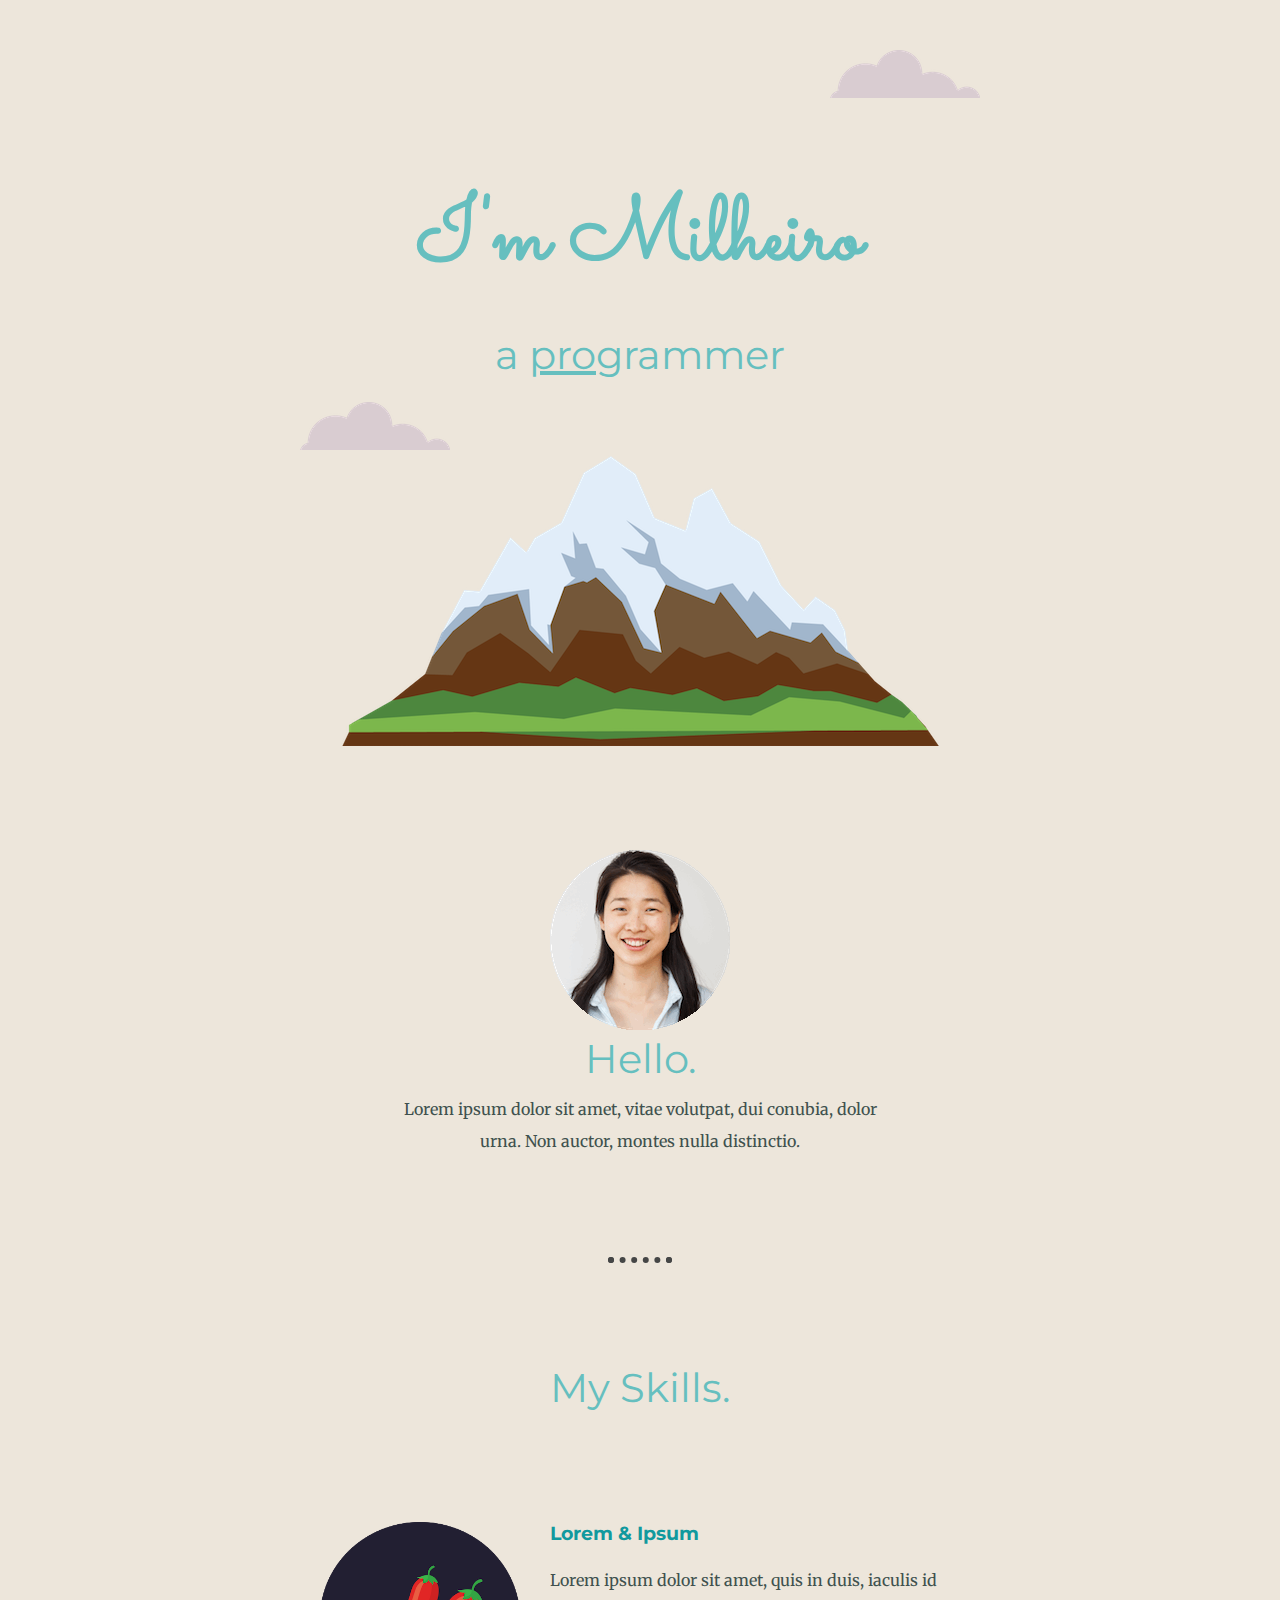
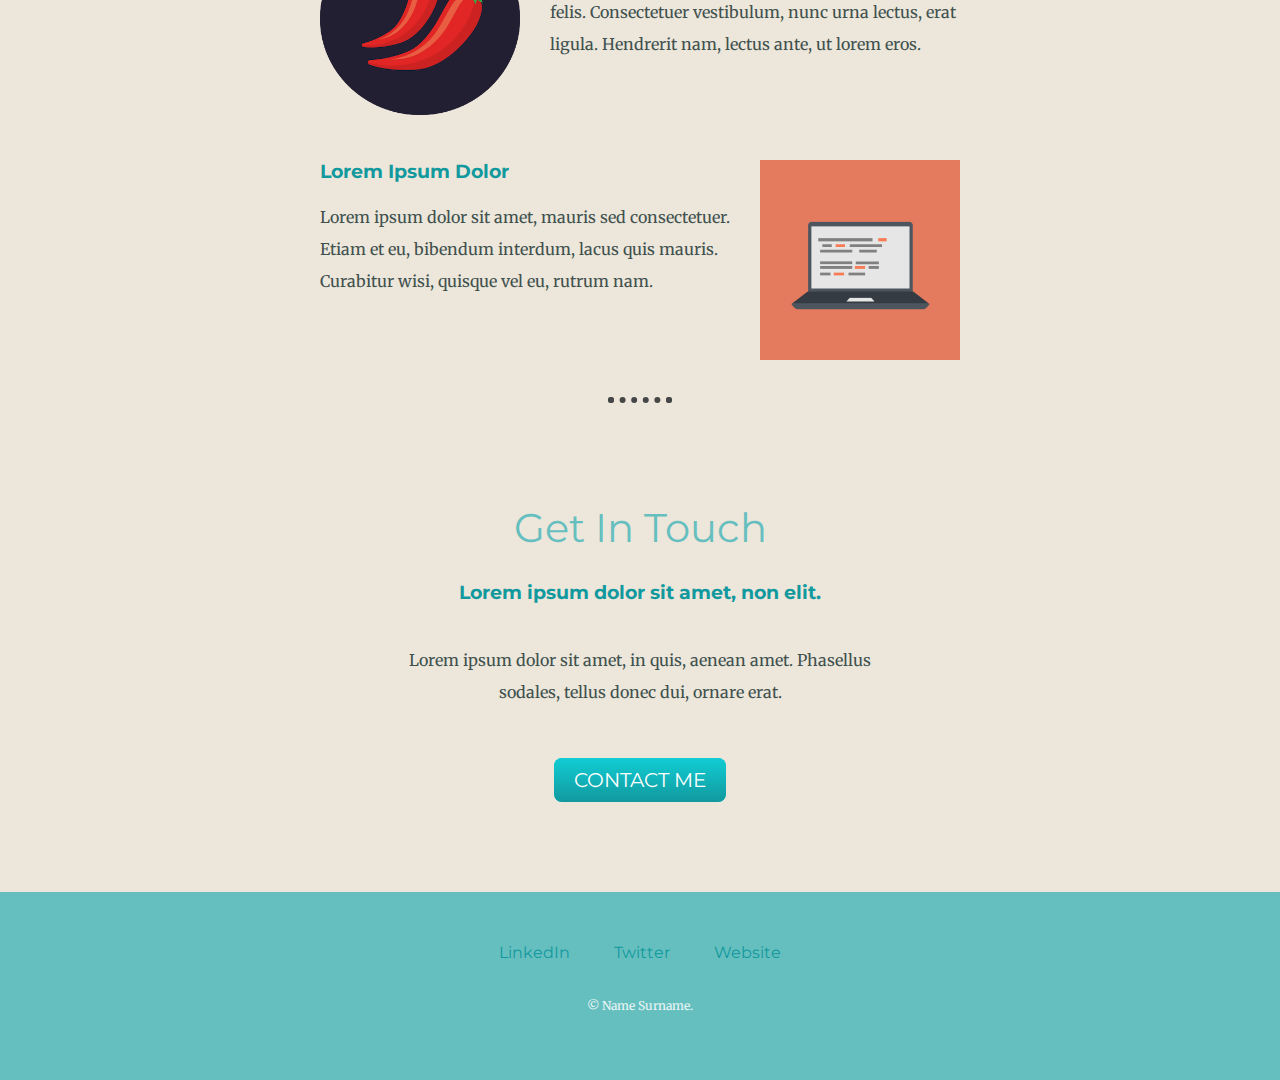
<file: html_mysite/index.html>
<!DOCTYPE html>
<html>
    <head>
        <meta charset="utf-8">
        <title>My Site</title>
        <link rel="icon" href="images/favicon.ico">
        <link rel="stylesheet" href="css/style.css">

        <link rel="preconnect" href="https://fonts.googleapis.com">
        <link rel="preconnect" href="https://fonts.gstatic.com" crossorigin>
        <link href="https://fonts.googleapis.com/css2?family=Merriweather&family=Montserrat&family=Sacramento&display=swap" rel="stylesheet"> 
    </head>
    <body>

        <div class="top-div"> 
            <img class="top_cloud" src="images/cloud.png" alt="cloud-img">
            <h1>I'm Milheiro</h1>
            <h2>a <span class="prospan">pro</span>grammer</h2>

            <img class="btn_cloud"src="images/cloud.png" alt="cloud-img">
            <img src="images/mountain.png" alt="mountain-img">
        </div>

        <div class="mid-div">
            <div class="profile">
              <img src="images/angela.png" alt="">
              <h2>Hello.</h2>
              <p class="intro">Lorem ipsum dolor sit amet, vitae volutpat, dui conubia, dolor urna. Non auctor, montes nulla distinctio.</p>
            </div>
            <hr>
            <div class="skills">
              <h2>My Skills.</h2>
              <div class="skill-row">
                <img class="chilli_img" src="images/chillies.png" alt="">
                <h3>Lorem & Ipsum</h3>
                <p class="code_skill_desc">Lorem ipsum dolor sit amet, quis in duis, iaculis id felis. Consectetuer vestibulum, nunc urna lectus, erat ligula. Hendrerit nam, lectus ante, ut lorem eros.</p>
              </div>
              <div class="skill-row">
                <img class="pc_img" src="images/computer.png" alt="">
                <h3>Lorem Ipsum Dolor</h3>
                <p class="chilli_skill_desc">Lorem ipsum dolor sit amet, mauris sed consectetuer. Etiam et eu, bibendum interdum, lacus quis mauris. Curabitur wisi, quisque vel eu, rutrum nam.</p>
              </div>
            </div>
            <hr>
            <div class="contact-me">
              <h2>Get In Touch</h2>
              <h3>Lorem ipsum dolor sit amet, non elit.</h3>
              <p class="contact_msg">Lorem ipsum dolor sit amet, in quis, aenean amet. Phasellus sodales, tellus donec dui, ornare erat.</p>
              <a class="btn" href="mailto:name@email.com">CONTACT ME</a>
            </div>
          </div>
          
          
          <div class="bot-div">
            <a class="footer-link" href="https://www.linkedin.com/">LinkedIn</a>
            <a class="footer-link" href="https://twitter.com/">Twitter</a>
            <a class="footer-link" href="https://www.appbrewery.co/">Website</a>
            <p class="copyright">© Name Surname.</p>
          </div>
          

    </body>
</html>
</file>
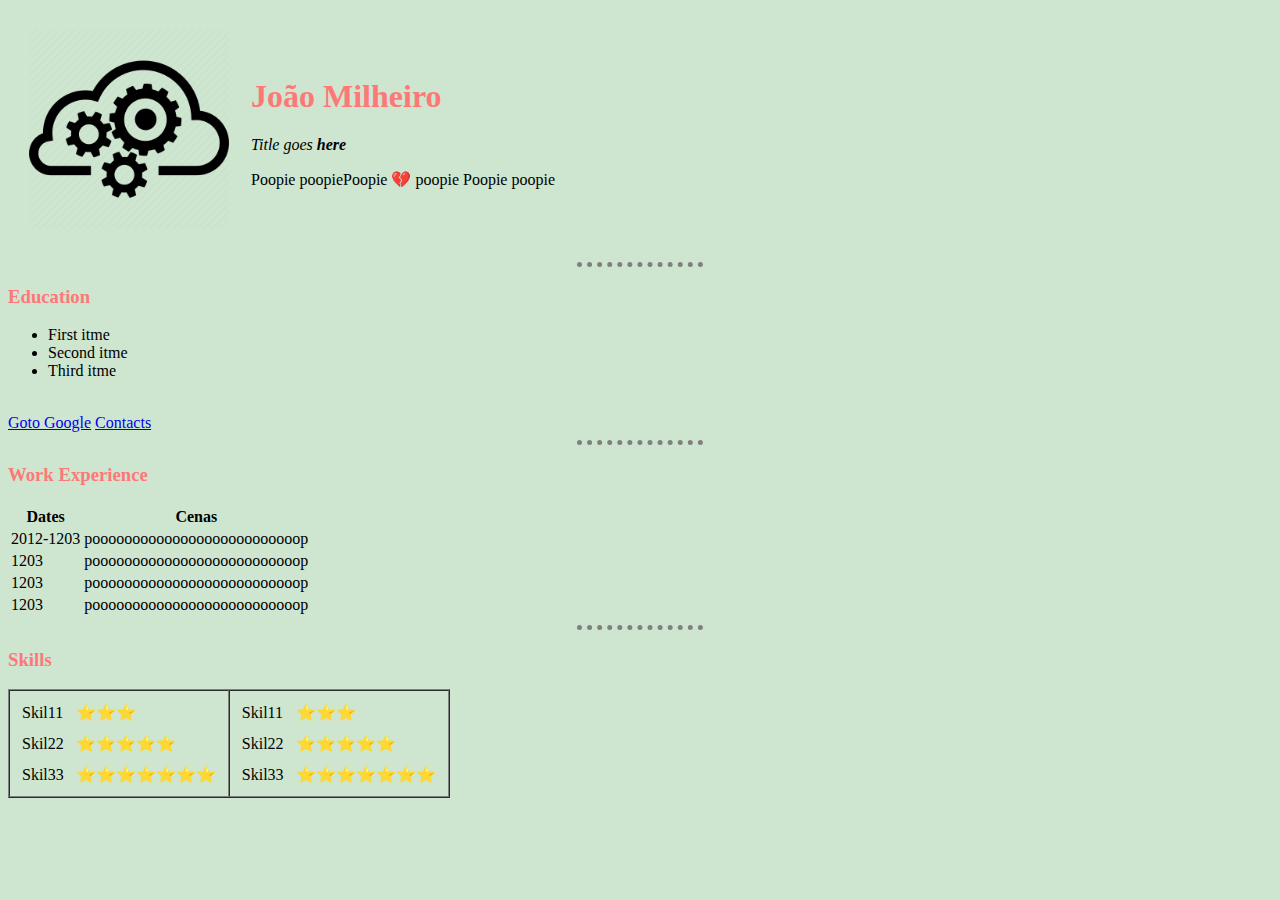
<file: html_personal_site/index.html>
<!DOCTYPE html>
<html lang="en">
    <head>
        <meta charset="UTF-8">
        <title>Milheiro Webpage</title>
        <link rel="stylesheet" href="css/styles.css">
    </head>
    <body>
        <table cellspacing=20>
            <tr>
                <td> <img src="images/3780932.png" height="200"> </td>
                <td>
                    <h1> João Milheiro </h1>
                    <p> <em>Title goes <strong>here</strong></em></p>
            
                    <p> Poopie poopiePoopie &#128148; poopie Poopie poopie</p>
                </td>
            </tr>
        </table>
        
        <hr>

        <h3>Education</h3>

        <ul>
            <li>First itme</li>
            <li>Second itme</li>
            <li>Third itme</li>
        </ul>

        <br>
        <a href="boobies.html"> Goto Google</a>
        <a href="contacts.html"> Contacts</a>
        
        <hr>

        <h3> Work Experience</h3>
        <table>
            <thead>
                <tr>
                    <th>Dates</th>
                    <th>Cenas</th>
                </tr>
            </thead>
                <tbody>
                    <tr>
                        <td>2012-1203</td>
                        <td>poooooooooooooooooooooooooop</td>
                    </tr>
                    <tr>
                        <td>1203</td>
                        <td>poooooooooooooooooooooooooop</td>
                    </tr>
                    <tr>
                        <td>1203</td>
                        <td>poooooooooooooooooooooooooop</td>
                    </tr>
                    <tr>
                        <td>1203</td>
                        <td>poooooooooooooooooooooooooop</td>
                    </tr>
                </tbody>
        </table>

        <hr>

        <h3>Skills</h3>
        <table border=1, cellspacing=0>
            <tr>
                <td>
                    <table cellspacing=10>
                        <tr>
                            <td>Skil11 </td>
                            <td>⭐⭐⭐</td>
                        </tr>
                        <tr>
                            <td>Skil22 </td>
                            <td>⭐⭐⭐⭐⭐</td>
                        </tr>
                        <tr>
                            <td>Skil33 </td>
                            <td>⭐⭐⭐⭐⭐⭐⭐</td>
                        </tr>
                    </table>
                </td>

                <td>
                    <table cellspacing=10>
                        <tr>
                            <td>Skil11 </td>
                            <td>⭐⭐⭐</td>
                        </tr>
                        <tr>
                            <td>Skil22 </td>
                            <td>⭐⭐⭐⭐⭐</td>
                        </tr>
                        <tr>
                            <td>Skil33 </td>
                            <td>⭐⭐⭐⭐⭐⭐⭐</td>
                        </tr>
                    </table>

                </td>

            </tr>
           
        </table>
    </body>
</html>
</file>
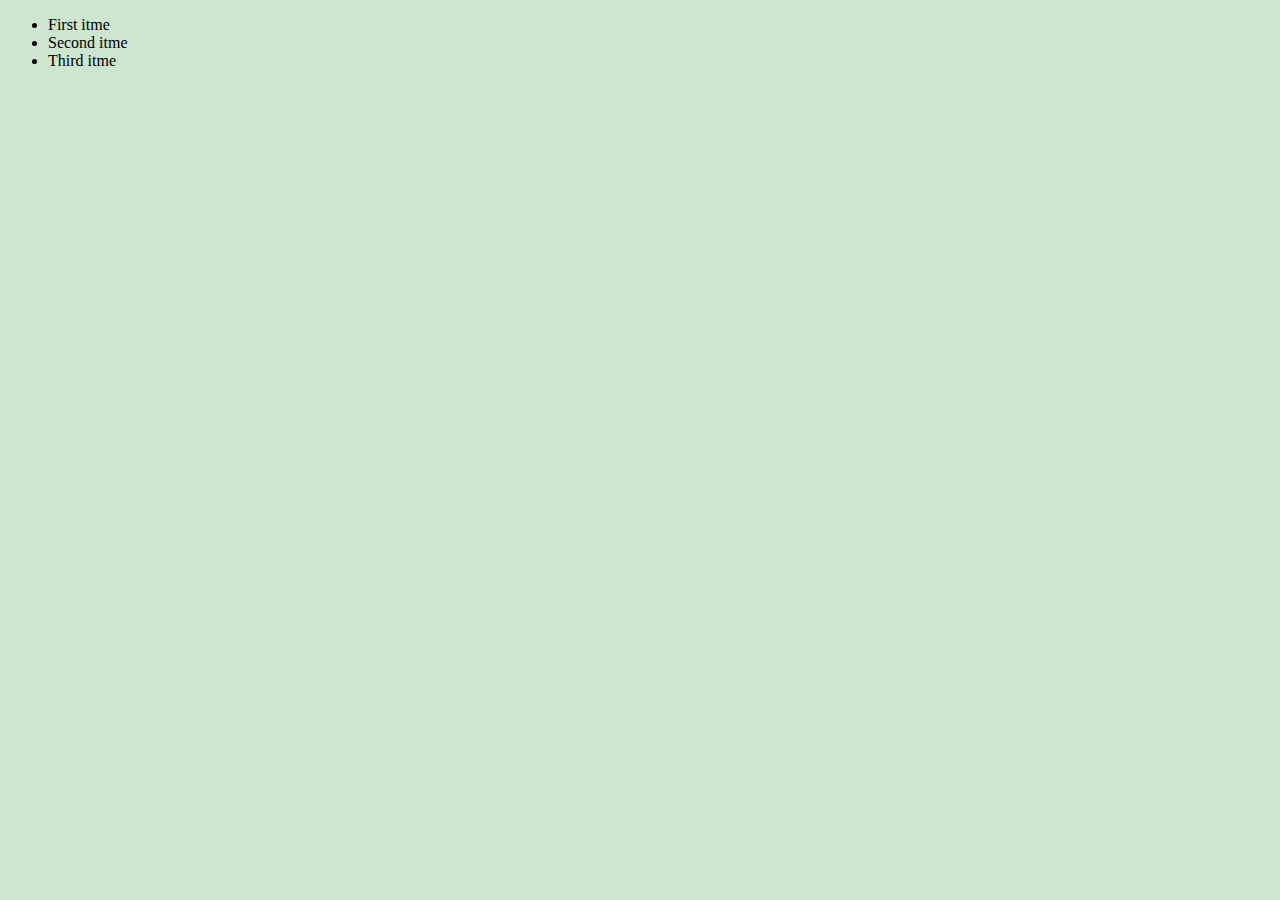
<file: html_personal_site/boobies.html>
<!DOCTYPE html>
<html lang="en">
<head>
    <meta charset="UTF-8">
    <meta http-equiv="X-UA-Compatible" content="IE=edge">
    <meta name="viewport" content="width=device-width, initial-scale=1.0">
    <title>Document</title>
    <link rel="stylesheet" href="css/styles.css">
</head>
<body>
    
    <ul>
        <li>First itme</li>
        <li>Second itme</li>
        <li>Third itme</li>
    </ul>

</body>
</html>
</file>
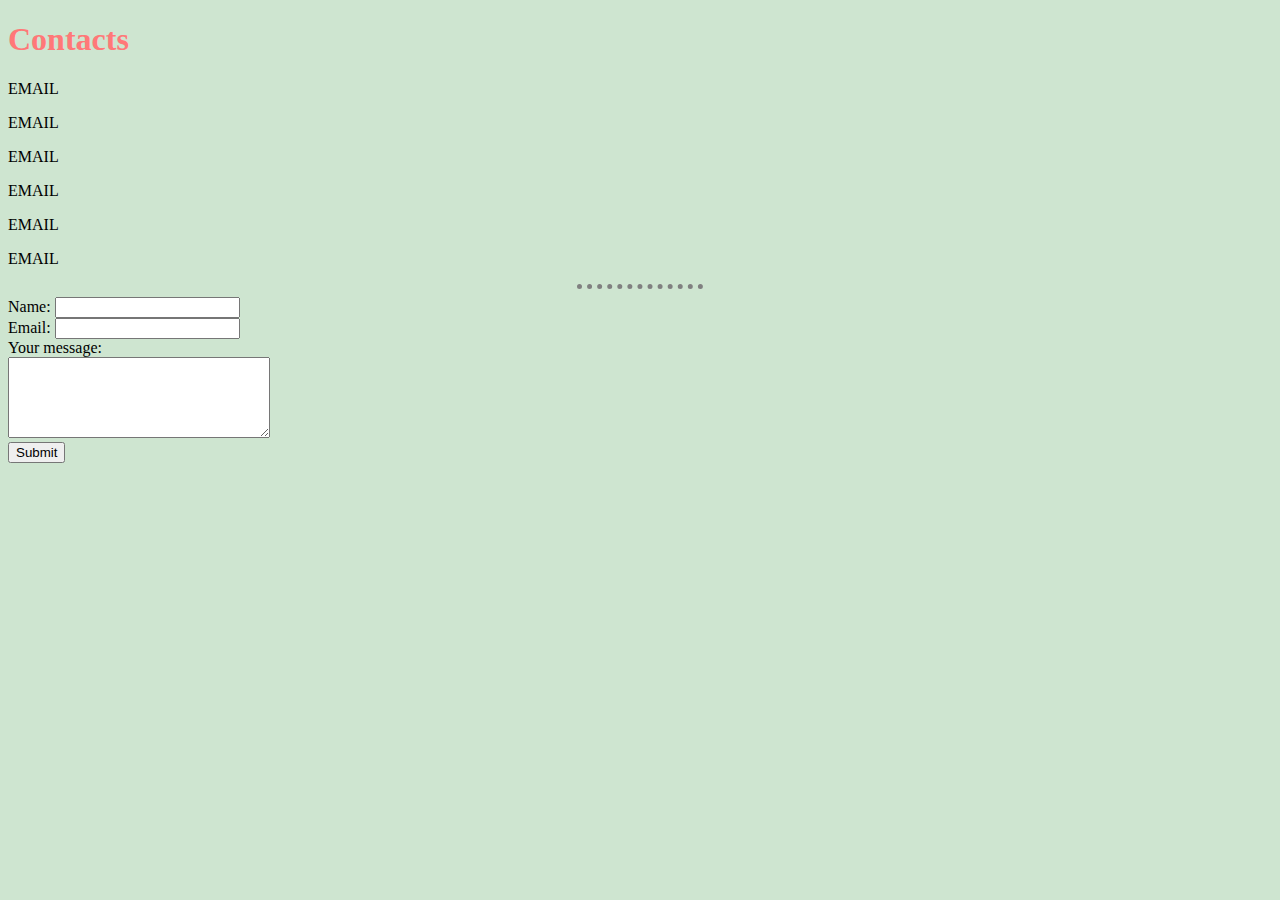
<file: html_personal_site/contacts.html>
<!DOCTYPE html>
<html lang="en">
<head>
    <meta charset="UTF-8">
    <meta http-equiv="X-UA-Compatible" content="IE=edge">
    <meta name="viewport" content="width=device-width, initial-scale=1.0">
    <title>Document</title>
    <link rel="stylesheet" href="css/styles.css">
</head>
<body>
    <h1>Contacts</h1>
    <p>EMAIL</p>
    <p>EMAIL</p>
    <p>EMAIL</p>
    <p>EMAIL</p>
    <p>EMAIL</p>
    <p>EMAIL</p>

    <hr>

    <form enctype="text/plain" action="mailto:asdads.dm@hotmail.com" method="post">
        <label>Name: </label> <input type="text" name="yourName" id=""> <br>
        <label>Email: </label><input type="email"  name="yourMail"> <br>
        <label>Your message:</label> <br>        
        <textarea name="yourMessage" rows=5 cols=30></textarea> <br>        
        <input type="submit" name="" id=""> <br>
    </form>


</body>
</html>
</file>
<file: html_mysite/css/style.css>
/* font-family: 'Merriweather', serif;
font-family: 'Montserrat', sans-serif;
font-family: 'Sacramento', cursive; */

body {
    background-color: #EDE6DB;
    margin: 0;
    text-align: center;
    font-family: 'Merriweather', serif;
    color: #40514E
}

h1 {
    /* width:  10%; */
    margin-top: 50px;
    margin-bottom: 0;
    margin: 50px auto 0 ;
    font-family: 'Sacramento', cursive;
    font-size: 562.5%;
    color: #66BFBF;
    line-height: 2;
}

h2 {
    font-family: 'Montserrat', sans-serif;
    color: #66BFBF;
    font-size: 2.5rem;
    margin: 0px 5px 0px 5px;
    font-weight: normal;
    padding-bottom: 10px;

}

h3 {
    font-family: 'Montserrat', sans-serif;
    color: #11999E;
}

a{
    color: #11999E;
    font-family: 'Montserrat', sans-serif;
    margin: 10px 20px;
    text-decoration: none;
}

a:hover{
    color: #eaf6f6;
}

p {
    line-height: 2;
}

hr {
    border:dotted #454646 6px;
    border-bottom: none;
    width: 4%;
    margin: 100px auto;
}

.copyright{
    color: #eaf6f6;
    font-size: 0.75rem;
    padding: 20px 0px

}

.mid-div {
    margin: 100px 0;
}

.bot-div {
    background-color: #66BFBF;
    padding: 50px 0 30px ;
}

.contact_msg{
    width: 40%;
    margin: 40px auto 60px
}

.intro {
    width: 40%;
    margin: auto
    
}

.skill-row{
    margin: 100px auto 100px auto;
    width: 50%;
    text-align: left;
    
}
.top-div {
    position: relative;
    padding-top: 100px;
}

.prospan {
    text-decoration: underline;
}

.btn_cloud {
    position: absolute;
    right: 300px;
    top: 50px
}

.top_cloud {
    position: absolute;
    left: 300px;
    bottom: 300px
}


.chilli_img {
    width: 200px;
    float: left;
    margin-right: 30px;
}

.pc_img {
    float: right;
    margin-left: 30px;
    width:200px;
} 

.btn {
    background: #11cdd4;
    background-image: -webkit-linear-gradient(top, #11cdd4, #11999e);
    background-image: -moz-linear-gradient(top, #11cdd4, #11999e);
    background-image: -ms-linear-gradient(top, #11cdd4, #11999e);
    background-image: -o-linear-gradient(top, #11cdd4, #11999e);
    background-image: linear-gradient(to bottom, #11cdd4, #11999e);
    -webkit-border-radius: 8;
    -moz-border-radius: 8;
    border-radius: 8px;
    font-family: 'Montserrat', sans-serif;
    color: #ffffff;
    font-size: 20px;
    padding: 10px 20px 10px 20px;
    text-decoration: none;
  }
  
  .btn:hover {
    background: #30e3cb;
    background-image: -webkit-linear-gradient(top, #30e3cb, #2bc4ad);
    background-image: -moz-linear-gradient(top, #30e3cb, #2bc4ad);
    background-image: -ms-linear-gradient(top, #30e3cb, #2bc4ad);
    background-image: -o-linear-gradient(top, #30e3cb, #2bc4ad);
    background-image: linear-gradient(to bottom, #30e3cb, #2bc4ad);
    text-decoration: none;
  }
</file>
<file: html_personal_site/css/styles.css>
body {
    background-color:#CEE5D0;
}

hr {
    border-style: dotted none none none;
    border-color: grey;
    border-width: 5px;
    height: 0px;
    width: 10%;
}

h1, h3{
    color: #FF7878;
}
</file>
